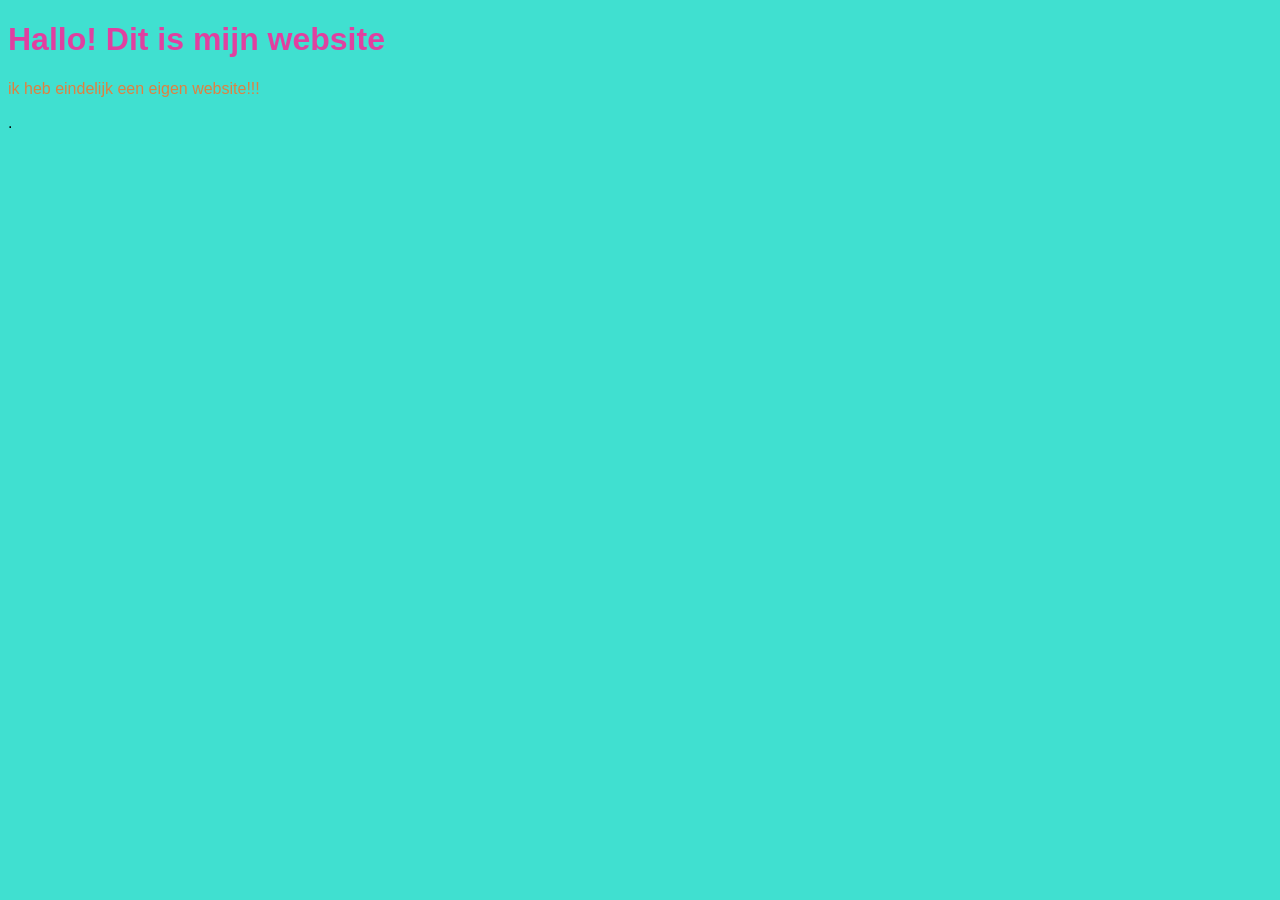
<file: index.html>
<!DOCTYPE html>
<html>
<head>
	<title>Mijn eerste website</title>
	<link rel="stylesheet" href="style.css">
</head>
<body>
	<h1>Hallo! Dit is mijn website</h1>
	<p>ik heb eindelijk een eigen website!!!</p>.</p>
</body>
</html>
</file>
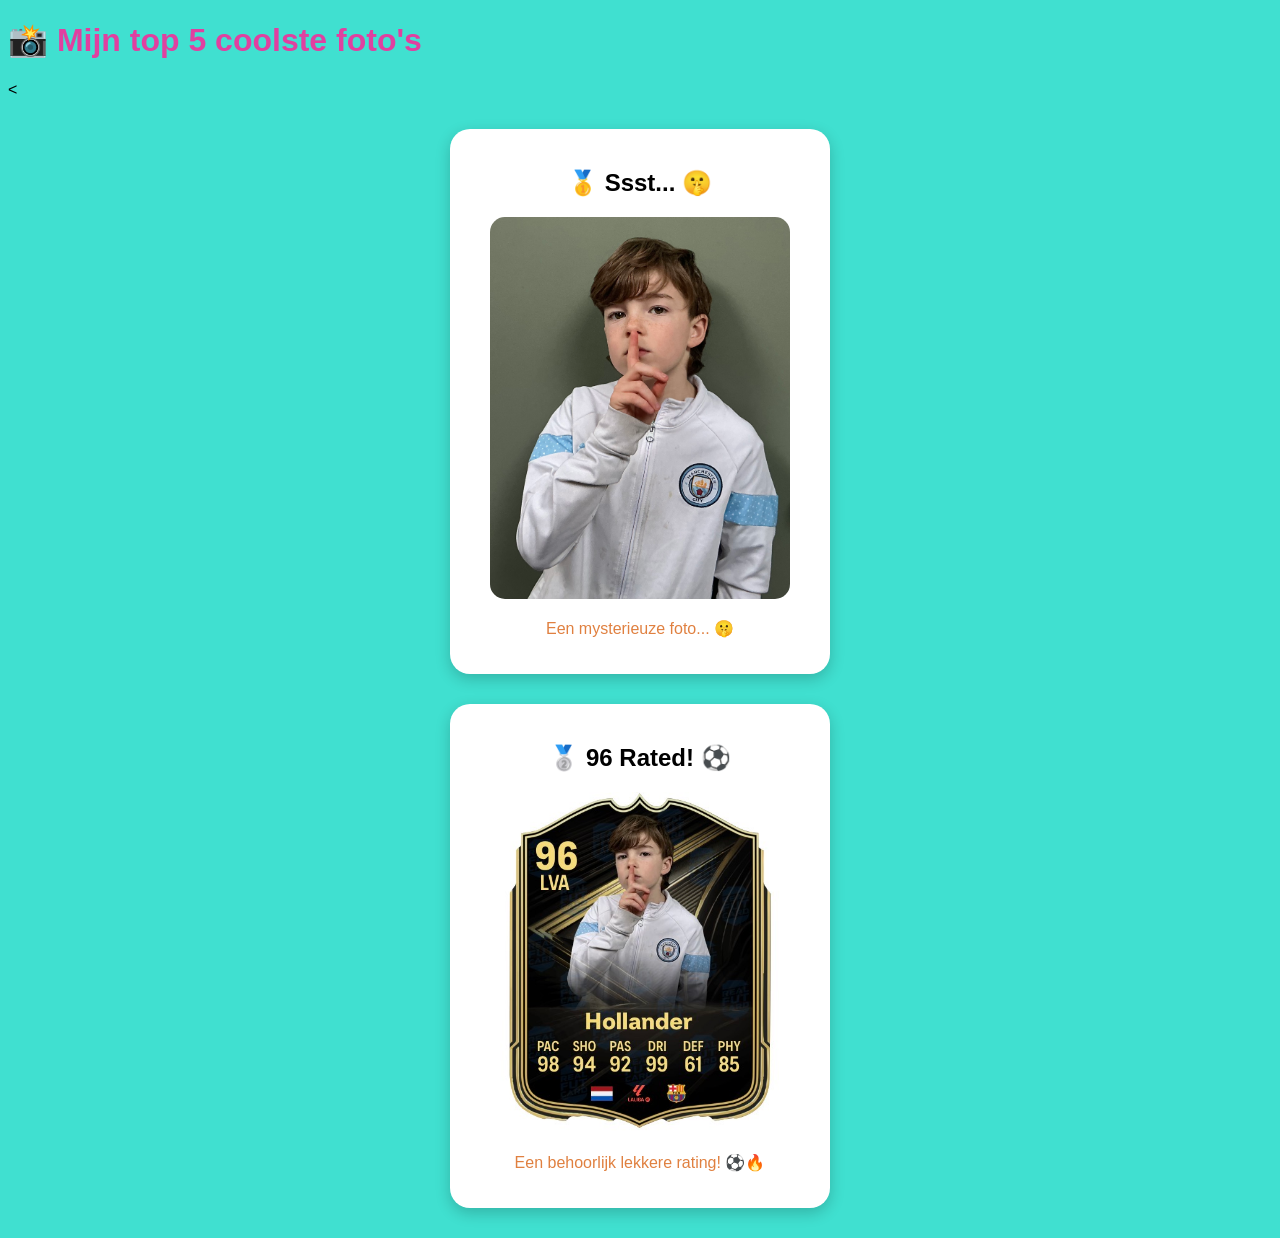
<file: projecten.html>
<!DOCTYPE html>
<html lang="nl">
<head>
    <meta charset="UTF-8">
    <meta name="viewport" content="width=device-width, initial-scale=1.0">
    <title>Mijn top 5 foto's</title>
    <link rel="stylesheet" href="style.css">
</head>

<body>

    <h1>📸 Mijn top 5 coolste foto's</h1>

    <<div class="photo-card">
    <h2>🥇 Ssst... 🤫</h2>

    <img src="images/ssst.jpg" alt="Ssst...">

    <p>Een mysterieuze foto... 🤫</p>
</div>
    <div class="photo-card">
    <h2>🥈 96 Rated! ⚽</h2>

    <img src="images/voetbalkaart.jpg" alt="Mijn voetbalkaart">

    <p>Een behoorlijk lekkere rating! ⚽🔥</p>
</div>
</body>
</html>
</file>
<file: style.css>
body {
	background-color: #40E0D0;
	font-family: Arial;
}
h1 {
	color: #E040A0;
}
p {
	color: #E08040;
}
img {
    width: 300px;
    border-radius: 8px;
}
.photo-card {
    background-color: white;
    padding: 20px;
    border-radius: 20px;
    width: 340px;
    margin: 30px auto;
    text-align: center;
    box-shadow: 0 5px 15px rgba(0, 0, 0, 0.2);
	transition: transform 0.2s;
}
.photo-card:hover {
    transform: translateY(-8px);
}
.photo-card img {
    width: 300px;
    border-radius: 15px;
}
</file>
